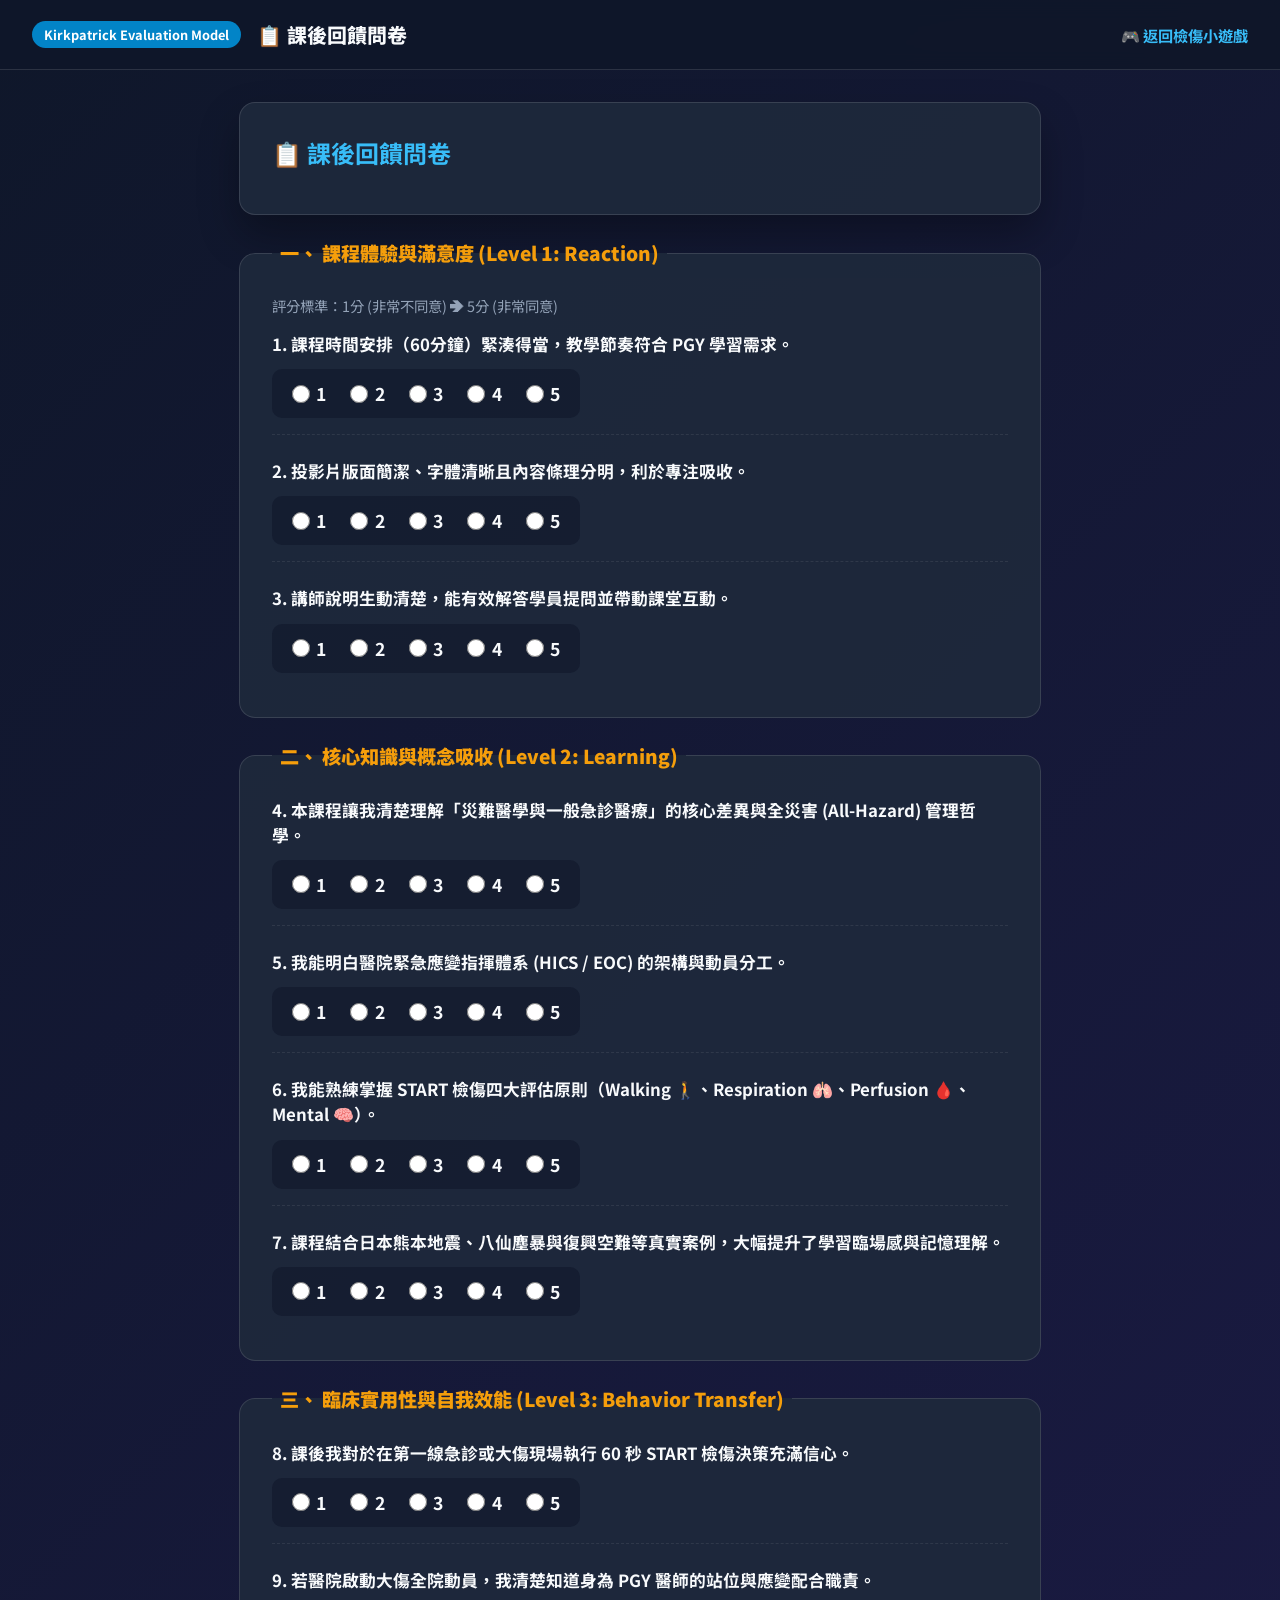
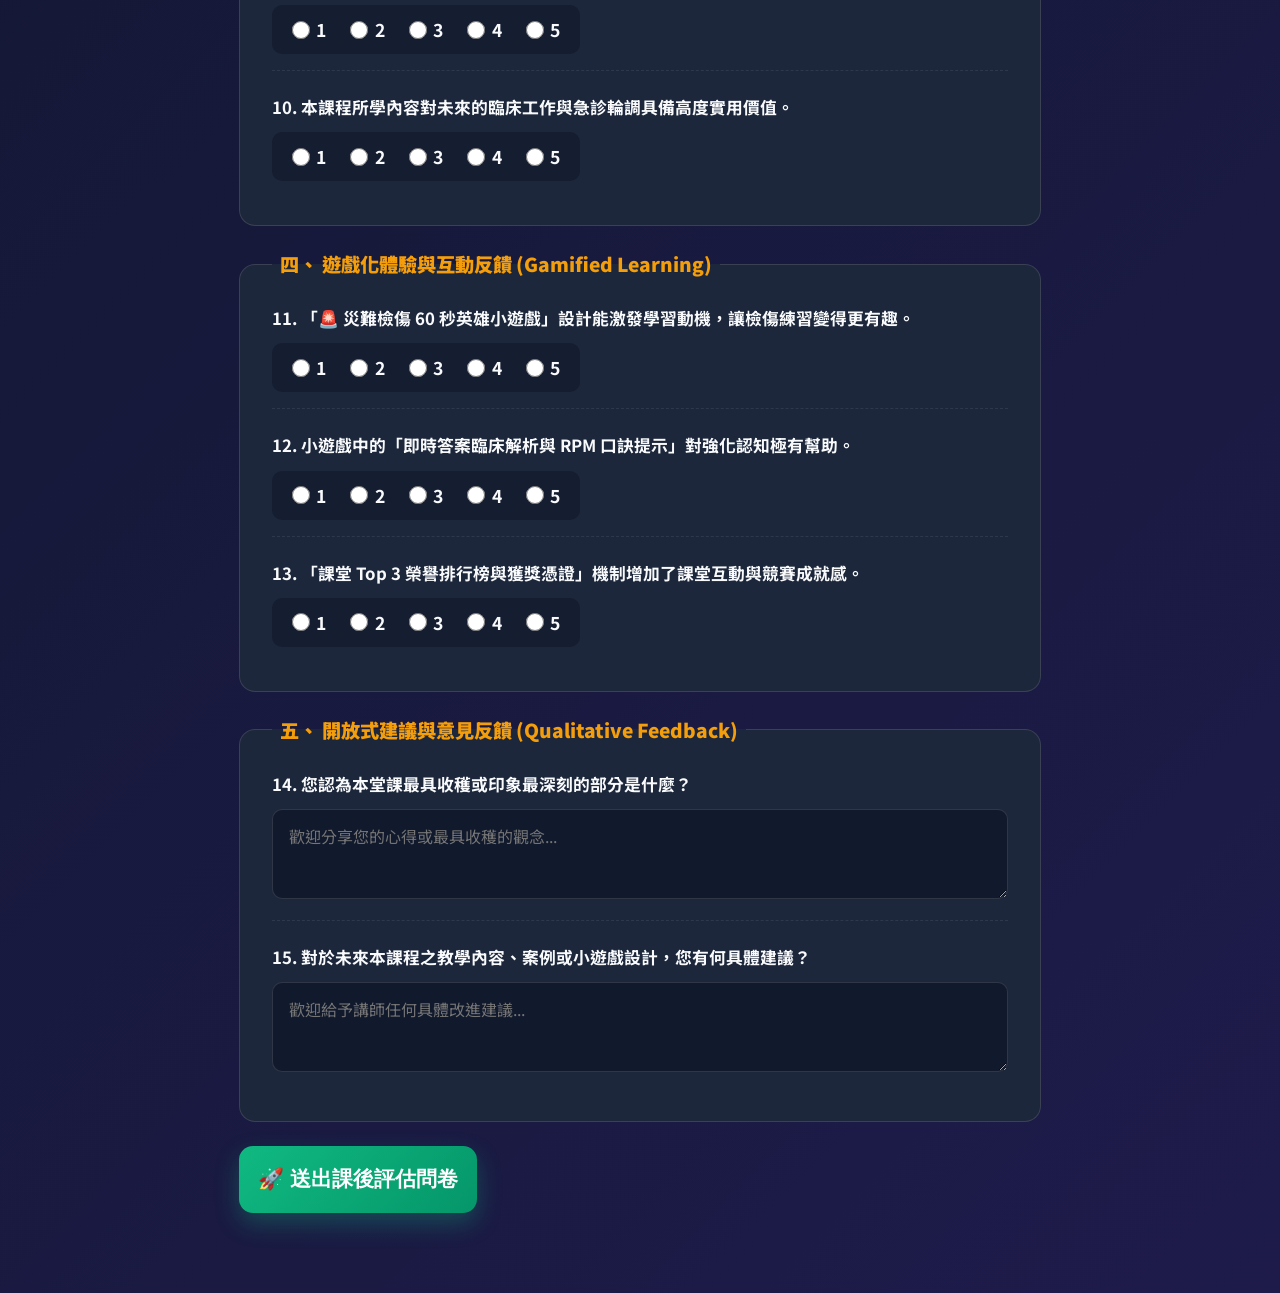
<file: survey.html>
<!DOCTYPE html>
<html lang="zh-TW" class="dark">
<head>
  <meta charset="UTF-8">
  <meta name="viewport" content="width=device-width, initial-scale=1.0">
  <title>📋 課後回饋問卷</title>
  <link rel="stylesheet" href="survey_styles.css?v=2">
  <link rel="preconnect" href="https://fonts.googleapis.com">
  <link rel="preconnect" href="https://fonts.gstatic.com" crossorigin>
  <link href="https://fonts.googleapis.com/css2?family=Inter:wght@400;600;700;800&family=Noto+Sans+TC:wght@400;500;700;900&display=swap" rel="stylesheet">
</head>
<body>

  <!-- Top Header Bar -->
  <header class="survey-header">
    <div class="header-left">
      <span class="survey-badge">Kirkpatrick Evaluation Model</span>
      <h1 class="survey-title">📋 課後回饋問卷</h1>
    </div>
    <div class="header-right">
      <a href="index.html" class="game-link">🎮 返回檢傷小遊戲</a>
    </div>
  </header>

  <!-- Main Survey Container -->
  <main class="survey-container">
    
    <div class="survey-intro-card text-center">
      <h2>📋 課後回饋問卷</h2>
    </div>

    <!-- Survey Form -->
    <form id="pgy-survey-form" class="survey-form">

      <!-- Dimension 1: Level 1 Reaction (反應層面) -->
      <fieldset class="survey-group">
        <legend class="group-title">一、 課程體驗與滿意度 (Level 1: Reaction)</legend>
        <p class="likert-hint">評分標準：1分 (非常不同意) ➔ 5分 (非常同意)</p>
        
        <div class="q-item">
          <label class="q-text">1. 課程時間安排（60分鐘）緊湊得當，教學節奏符合 PGY 學習需求。</label>
          <div class="likert-options" data-name="q1">
            <label><input type="radio" name="q1" value="1" required> 1</label>
            <label><input type="radio" name="q1" value="2"> 2</label>
            <label><input type="radio" name="q1" value="3"> 3</label>
            <label><input type="radio" name="q1" value="4"> 4</label>
            <label><input type="radio" name="q1" value="5"> 5</label>
          </div>
        </div>

        <div class="q-item">
          <label class="q-text">2. 投影片版面簡潔、字體清晰且內容條理分明，利於專注吸收。</label>
          <div class="likert-options" data-name="q2">
            <label><input type="radio" name="q2" value="1" required> 1</label>
            <label><input type="radio" name="q2" value="2"> 2</label>
            <label><input type="radio" name="q2" value="3"> 3</label>
            <label><input type="radio" name="q2" value="4"> 4</label>
            <label><input type="radio" name="q2" value="5"> 5</label>
          </div>
        </div>

        <div class="q-item">
          <label class="q-text">3. 講師說明生動清楚，能有效解答學員提問並帶動課堂互動。</label>
          <div class="likert-options" data-name="q3">
            <label><input type="radio" name="q3" value="1" required> 1</label>
            <label><input type="radio" name="q3" value="2"> 2</label>
            <label><input type="radio" name="q3" value="3"> 3</label>
            <label><input type="radio" name="q3" value="4"> 4</label>
            <label><input type="radio" name="q3" value="5"> 5</label>
          </div>
        </div>
      </fieldset>

      <!-- Dimension 2: Level 2 Learning (學習層面 - 核心知識) -->
      <fieldset class="survey-group">
        <legend class="group-title">二、 核心知識與概念吸收 (Level 2: Learning)</legend>
        
        <div class="q-item">
          <label class="q-text">4. 本課程讓我清楚理解「災難醫學與一般急診醫療」的核心差異與全災害 (All-Hazard) 管理哲學。</label>
          <div class="likert-options" data-name="q4">
            <label><input type="radio" name="q4" value="1" required> 1</label>
            <label><input type="radio" name="q4" value="2"> 2</label>
            <label><input type="radio" name="q4" value="3"> 3</label>
            <label><input type="radio" name="q4" value="4"> 4</label>
            <label><input type="radio" name="q4" value="5"> 5</label>
          </div>
        </div>

        <div class="q-item">
          <label class="q-text">5. 我能明白醫院緊急應變指揮體系 (HICS / EOC) 的架構與動員分工。</label>
          <div class="likert-options" data-name="q5">
            <label><input type="radio" name="q5" value="1" required> 1</label>
            <label><input type="radio" name="q5" value="2"> 2</label>
            <label><input type="radio" name="q5" value="3"> 3</label>
            <label><input type="radio" name="q5" value="4"> 4</label>
            <label><input type="radio" name="q5" value="5"> 5</label>
          </div>
        </div>

        <div class="q-item">
          <label class="q-text">6. 我能熟練掌握 START 檢傷四大評估原則（Walking 🚶、Respiration 🫁、Perfusion 🩸、Mental 🧠）。</label>
          <div class="likert-options" data-name="q6">
            <label><input type="radio" name="q6" value="1" required> 1</label>
            <label><input type="radio" name="q6" value="2"> 2</label>
            <label><input type="radio" name="q6" value="3"> 3</label>
            <label><input type="radio" name="q6" value="4"> 4</label>
            <label><input type="radio" name="q6" value="5"> 5</label>
          </div>
        </div>

        <div class="q-item">
          <label class="q-text">7. 課程結合日本熊本地震、八仙塵暴與復興空難等真實案例，大幅提升了學習臨場感與記憶理解。</label>
          <div class="likert-options" data-name="q7">
            <label><input type="radio" name="q7" value="1" required> 1</label>
            <label><input type="radio" name="q7" value="2"> 2</label>
            <label><input type="radio" name="q7" value="3"> 3</label>
            <label><input type="radio" name="q7" value="4"> 4</label>
            <label><input type="radio" name="q7" value="5"> 5</label>
          </div>
        </div>
      </fieldset>

      <!-- Dimension 3: Level 3 Behavior Transfer & Confidence (臨床行為遷移與自信心) -->
      <fieldset class="survey-group">
        <legend class="group-title">三、 臨床實用性與自我效能 (Level 3: Behavior Transfer)</legend>
        
        <div class="q-item">
          <label class="q-text">8. 課後我對於在第一線急診或大傷現場執行 60 秒 START 檢傷決策充滿信心。</label>
          <div class="likert-options" data-name="q8">
            <label><input type="radio" name="q8" value="1" required> 1</label>
            <label><input type="radio" name="q8" value="2"> 2</label>
            <label><input type="radio" name="q8" value="3"> 3</label>
            <label><input type="radio" name="q8" value="4"> 4</label>
            <label><input type="radio" name="q8" value="5"> 5</label>
          </div>
        </div>

        <div class="q-item">
          <label class="q-text">9. 若醫院啟動大傷全院動員，我清楚知道身為 PGY 醫師的站位與應變配合職責。</label>
          <div class="likert-options" data-name="q9">
            <label><input type="radio" name="q9" value="1" required> 1</label>
            <label><input type="radio" name="q9" value="2"> 2</label>
            <label><input type="radio" name="q9" value="3"> 3</label>
            <label><input type="radio" name="q9" value="4"> 4</label>
            <label><input type="radio" name="q9" value="5"> 5</label>
          </div>
        </div>

        <div class="q-item">
          <label class="q-text">10. 本課程所學內容對未來的臨床工作與急診輪調具備高度實用價值。</label>
          <div class="likert-options" data-name="q10">
            <label><input type="radio" name="q10" value="1" required> 1</label>
            <label><input type="radio" name="q10" value="2"> 2</label>
            <label><input type="radio" name="q10" value="3"> 3</label>
            <label><input type="radio" name="q10" value="4"> 4</label>
            <label><input type="radio" name="q10" value="5"> 5</label>
          </div>
        </div>
      </fieldset>

      <!-- Dimension 4: Gamification & Tech Feedback (遊戲化與教學科技反饋) -->
      <fieldset class="survey-group">
        <legend class="group-title">四、 遊戲化體驗與互動反饋 (Gamified Learning)</legend>
        
        <div class="q-item">
          <label class="q-text">11. 「🚨 災難檢傷 60 秒英雄小遊戲」設計能激發學習動機，讓檢傷練習變得更有趣。</label>
          <div class="likert-options" data-name="q11">
            <label><input type="radio" name="q11" value="1" required> 1</label>
            <label><input type="radio" name="q11" value="2"> 2</label>
            <label><input type="radio" name="q11" value="3"> 3</label>
            <label><input type="radio" name="q11" value="4"> 4</label>
            <label><input type="radio" name="q11" value="5"> 5</label>
          </div>
        </div>

        <div class="q-item">
          <label class="q-text">12. 小遊戲中的「即時答案臨床解析與 RPM 口訣提示」對強化認知極有幫助。</label>
          <div class="likert-options" data-name="q12">
            <label><input type="radio" name="q12" value="1" required> 1</label>
            <label><input type="radio" name="q12" value="2"> 2</label>
            <label><input type="radio" name="q12" value="3"> 3</label>
            <label><input type="radio" name="q12" value="4"> 4</label>
            <label><input type="radio" name="q12" value="5"> 5</label>
          </div>
        </div>

        <div class="q-item">
          <label class="q-text">13. 「課堂 Top 3 榮譽排行榜與獲獎憑證」機制增加了課堂互動與競賽成就感。</label>
          <div class="likert-options" data-name="q13">
            <label><input type="radio" name="q13" value="1" required> 1</label>
            <label><input type="radio" name="q13" value="2"> 2</label>
            <label><input type="radio" name="q13" value="3"> 3</label>
            <label><input type="radio" name="q13" value="4"> 4</label>
            <label><input type="radio" name="q13" value="5"> 5</label>
          </div>
        </div>
      </fieldset>

      <!-- Qualitative Feedback (開放式建議 - 2 題) -->
      <fieldset class="survey-group">
        <legend class="group-title">五、 開放式建議與意見反饋 (Qualitative Feedback)</legend>
        
        <div class="q-item">
          <label for="feedback-best" class="q-text">14. 您認為本堂課最具收穫或印象最深刻的部分是什麼？</label>
          <textarea id="feedback-best" class="survey-textarea" placeholder="歡迎分享您的心得或最具收穫的觀念..."></textarea>
        </div>

        <div class="q-item">
          <label for="feedback-suggest" class="q-text">15. 對於未來本課程之教學內容、案例或小遊戲設計，您有何具體建議？</label>
          <textarea id="feedback-suggest" class="survey-textarea" placeholder="歡迎給予講師任何具體改進建議..."></textarea>
        </div>
      </fieldset>

      <button type="submit" class="submit-btn">🚀 送出課後評估問卷</button>
    </form>

    <!-- Submission Success Message Card -->
    <div id="success-card" class="survey-card success-card hidden">
      <div class="success-icon">🎉</div>
      <h2>問卷已成功送出！</h2>
      <p>非常感謝您的寶貴反饋，您的建議是我們持續提升醫學教育品質最大的動力！</p>
      <div class="success-actions">
        <a href="index.html" class="primary-btn">🎮 回到檢傷小遊戲挑戰</a>
      </div>
    </div>

  </main>

  <script src="survey.js?v=2"></script>
</body>
</html>
</file>
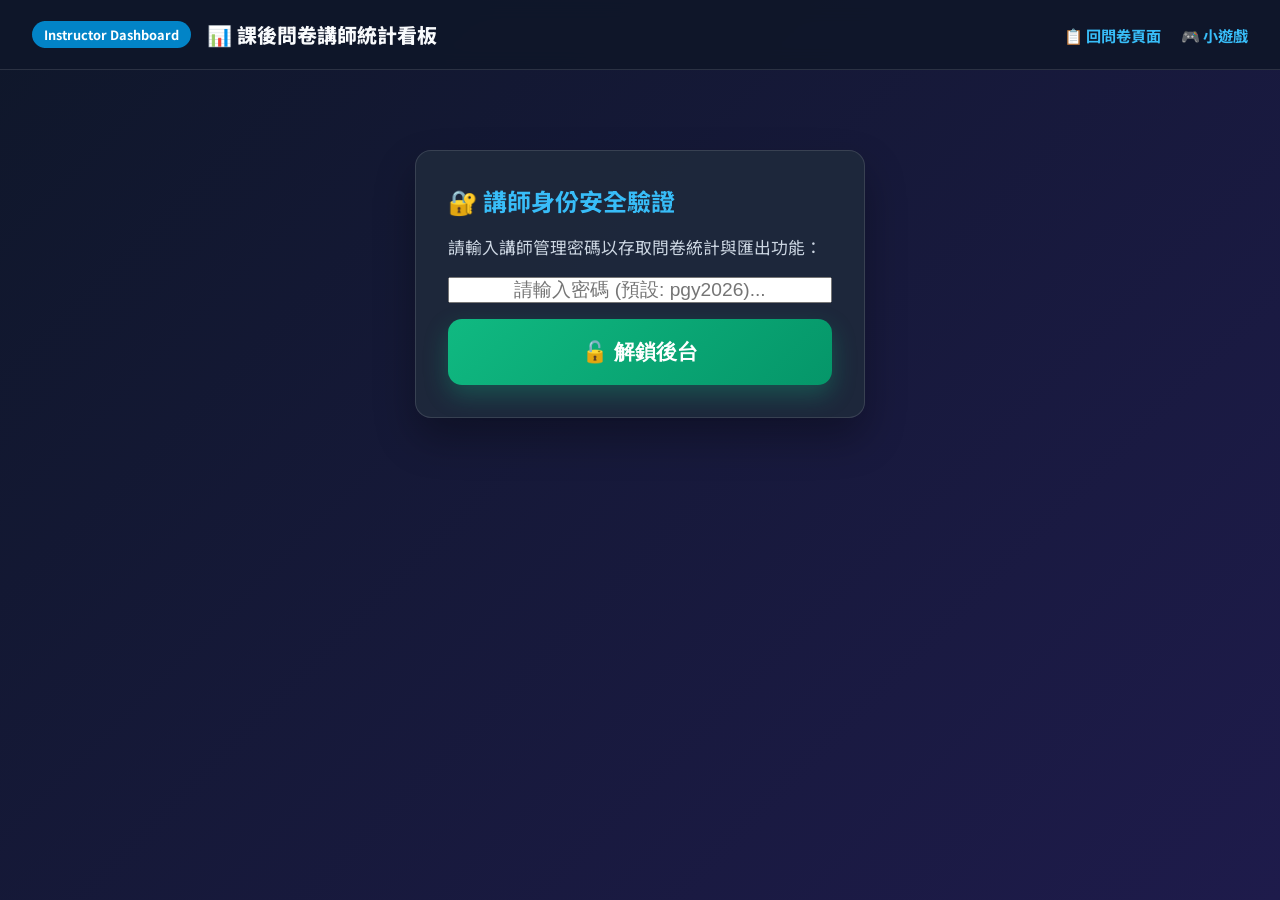
<file: survey_admin.html>
<!DOCTYPE html>
<html lang="zh-TW" class="dark">
<head>
  <meta charset="UTF-8">
  <meta name="viewport" content="width=device-width, initial-scale=1.0">
  <title>📊 災難醫學講堂 — 課後問卷講師統計後台</title>
  <link rel="stylesheet" href="survey_styles.css?v=4">
  <link rel="preconnect" href="https://fonts.googleapis.com">
  <link rel="preconnect" href="https://fonts.gstatic.com" crossorigin>
  <link href="https://fonts.googleapis.com/css2?family=Inter:wght@400;600;700;800&family=Noto+Sans+TC:wght@400;500;700;900&display=swap" rel="stylesheet">
</head>
<body>

  <!-- Top Header Bar -->
  <header class="survey-header">
    <div class="header-left">
      <span class="survey-badge">Instructor Dashboard</span>
      <h1 class="survey-title">📊 課後問卷講師統計看板</h1>
    </div>
    <div class="header-right">
      <a href="survey.html" class="game-link">📋 回問卷頁面</a>
      <a href="index.html" class="game-link" style="margin-left: 1rem;">🎮 小遊戲</a>
    </div>
  </header>

  <!-- Password Authentication Lock Screen -->
  <div id="lock-screen" class="survey-container">
    <div class="survey-intro-card text-center" style="max-width:450px; margin: 3rem auto;">
      <h2>🔐 講師身份安全驗證</h2>
      <p class="intro-desc" style="margin: 1rem 0;">請輸入講師管理密碼以存取問卷統計與匯出功能：</p>
      <input type="password" id="admin-pass-input" class="survey-input" placeholder="請輸入密碼 (預設: pgy2026)..." style="width:100%; text-align:center; font-size:1.2rem;">
      <button id="unlock-btn" class="submit-btn" style="margin-top:1rem; width:100%;">🔓 解鎖後台</button>
      <p id="pass-error" class="hidden" style="color:#ef4444; margin-top:0.5rem; font-weight:700;">❌ 密碼錯誤，請重新輸入！</p>
    </div>
  </div>

  <!-- Protected Admin Container -->
  <main id="admin-content" class="survey-container hidden">
    
    <!-- Dashboard Summary Card -->
    <div class="survey-intro-card">
      <div style="display:flex; justify-content:space-between; align-items:center;">
        <h2>📊 課後回饋數據與滿意度分析</h2>
        <div>
          <button id="export-csv-btn" class="admin-action-btn export-btn">📥 匯出 Excel (CSV)</button>
          <button id="clear-survey-btn" class="admin-action-btn danger-btn">🗑️ 清空問卷資料</button>
        </div>
      </div>
      <div class="stats-overview">
        <div class="stat-card">
          <span class="stat-title">總填答人數</span>
          <span id="stat-count" class="stat-num">0 人</span>
        </div>
        <div class="stat-card">
          <span class="stat-title">整體平均滿意度</span>
          <span id="stat-avg" class="stat-num">0.0 / 5.0</span>
        </div>
      </div>
    </div>

    <!-- Likert Scores Breakdown -->
    <section class="survey-group">
      <h3 class="group-title">📈 各維度 1~13 題平均得分統計</h3>
      <div id="scores-breakdown-list" class="scores-list">
        <p class="empty-hint">目前尚無填答紀錄。</p>
      </div>
    </section>

    <!-- Qualitative Feedback (Q14 & Q15) -->
    <section class="survey-group">
      <h3 class="group-title">💬 學員開放式建議與回饋清單 (Q14 & Q15)</h3>
      <div id="feedback-comments-list" class="comments-list">
        <p class="empty-hint">目前尚無文字回饋。</p>
      </div>
    </section>

  </main>

  <script>
    document.addEventListener('DOMContentLoaded', () => {
      const lockScreen = document.getElementById('lock-screen');
      const adminContent = document.getElementById('admin-content');
      const passInput = document.getElementById('admin-pass-input');
      const unlockBtn = document.getElementById('unlock-btn');
      const passError = document.getElementById('pass-error');

      const countEl = document.getElementById('stat-count');
      const avgEl = document.getElementById('stat-avg');
      const scoresListEl = document.getElementById('scores-breakdown-list');
      const commentsListEl = document.getElementById('feedback-comments-list');
      const exportBtn = document.getElementById('export-csv-btn');
      const clearBtn = document.getElementById('clear-survey-btn');

      const ADMIN_PASSWORD = "pgy2026"; // 講師預設管理密碼

      unlockBtn.addEventListener('click', checkPass);
      passInput.addEventListener('keypress', (e) => {
        if (e.key === 'Enter') checkPass();
      });

      function checkPass() {
        if (passInput.value === ADMIN_PASSWORD) {
          lockScreen.classList.add('hidden');
          adminContent.classList.remove('hidden');
          loadData();
        } else {
          passError.classList.remove('hidden');
        }
      }

      const qTitles = {
        q1: "1. 課程時間安排（60分鐘）緊湊得當",
        q2: "2. 投影片版面簡潔、字體清晰且內容條理分明",
        q3: "3. 講師說明生動清楚，能有效解答學員提問",
        q4: "4. 清楚理解災難醫學與全災害 (All-Hazard) 管理哲學",
        q5: "5. 明白醫院緊急應變指揮體系 (HICS / EOC) 架構",
        q6: "6. 熟練掌握 START 檢傷四大評估原則 (RPM)",
        q7: "7. 結合日本熊本地震、八仙塵暴與復興空難真實案例",
        q8: "8. 第一線執行 60 秒 START 檢傷決策充滿信心",
        q9: "9. 大傷全院動員下清楚 PGY 醫師應變配合職責",
        q10: "10. 所學內容對未來臨床與急診輪調具備實用價值",
        q11: "11. 檢傷 60 秒英雄小遊戲激發學習動機",
        q12: "12. 小遊戲即時答案解析與 RPM 口訣提示有幫助",
        q13: "13. 課堂 Top 3 排行榜與獲獎憑證增加競賽成就感"
      };

      function loadData() {
        let responses = [];
        try {
          responses = JSON.parse(localStorage.getItem('disaster_survey_responses') || '[]');
        } catch(e) { responses = []; }

        countEl.textContent = `${responses.length} 人`;

        if (responses.length === 0) {
          avgEl.textContent = '0.0 / 5.0';
          scoresListEl.innerHTML = '<p class="empty-hint">目前尚無填答紀錄。</p>';
          commentsListEl.innerHTML = '<p class="empty-hint">目前尚無文字回饋。</p>';
          return;
        }

        // Calculate averages
        let grandTotal = 0;
        let grandCount = 0;

        let qSums = {};
        for (let i = 1; i <= 13; i++) qSums[`q${i}`] = { sum: 0, count: 0 };

        responses.forEach(r => {
          if (r.ratings) {
            Object.keys(r.ratings).forEach(qKey => {
              const val = parseFloat(r.ratings[qKey]);
              if (!isNaN(val)) {
                qSums[qKey].sum += val;
                qSums[qKey].count++;
                grandTotal += val;
                grandCount++;
              }
            });
          }
        });

        const overallAvg = grandCount > 0 ? (grandTotal / grandCount).toFixed(2) : '0.0';
        avgEl.textContent = `${overallAvg} / 5.0`;

        // Render scores breakdown
        let scoresHtml = '';
        for (let i = 1; i <= 13; i++) {
          const key = `q${i}`;
          const count = qSums[key].count;
          const avg = count > 0 ? (qSums[key].sum / count).toFixed(2) : '0.0';
          const percent = count > 0 ? Math.round((avg / 5) * 100) : 0;

          scoresHtml += `
            <div class="score-item">
              <div class="score-header">
                <span class="score-title">${qTitles[key]}</span>
                <span class="score-val">${avg} 分</span>
              </div>
              <div class="progress-bar-bg">
                <div class="progress-bar-fill" style="width: ${percent}%;"></div>
              </div>
            </div>
          `;
        }
        scoresListEl.innerHTML = scoresHtml;

        // Render comments
        let commentsHtml = '';
        responses.forEach((r, idx) => {
          if (r.feedbackBest || r.feedbackSuggest) {
            commentsHtml += `
              <div class="comment-card">
                <div class="comment-user">👤 學員回饋 #${idx + 1} (${new Date(r.timestamp).toLocaleTimeString()})</div>
                ${r.feedbackBest ? `<p><strong>收穫最深：</strong> ${escapeHtml(r.feedbackBest)}</p>` : ''}
                ${r.feedbackSuggest ? `<p><strong>具體建議：</strong> ${escapeHtml(r.feedbackSuggest)}</p>` : ''}
              </div>
            `;
          }
        });

        commentsListEl.innerHTML = commentsHtml || '<p class="empty-hint">尚無文字回饋。</p>';
      }

      function escapeHtml(str) {
        return str.replace(/&/g, "&amp;").replace(/</g, "&lt;").replace(/>/g, "&gt;");
      }

      // Export CSV
      exportBtn.addEventListener('click', () => {
        let responses = JSON.parse(localStorage.getItem('disaster_survey_responses') || '[]');
        if (responses.length === 0) {
          alert('目前沒有問卷資料可供匯出！');
          return;
        }

        let csv = '時間,Q1,Q2,Q3,Q4,Q5,Q6,Q7,Q8,Q9,Q10,Q11,Q12,Q13,Q14最具收穫,Q15具體建議\n';
        responses.forEach(r => {
          let row = [
            `"${r.timestamp}"`,
            r.ratings?.q1 || '', r.ratings?.q2 || '', r.ratings?.q3 || '', r.ratings?.q4 || '',
            r.ratings?.q5 || '', r.ratings?.q6 || '', r.ratings?.q7 || '', r.ratings?.q8 || '',
            r.ratings?.q9 || '', r.ratings?.q10 || '', r.ratings?.q11 || '', r.ratings?.q12 || '', r.ratings?.q13 || '',
            `"${(r.feedbackBest || '').replace(/"/g, '""')}"`,
            `"${(r.feedbackSuggest || '').replace(/"/g, '""')}"`
          ];
          csv += row.join(',') + '\n';
        });

        const blob = new Blob(["\ufeff" + csv], { type: 'text/csv;charset=utf-8;' });
        const url = URL.createObjectURL(blob);
        const a = document.createElement('a');
        a.href = url;
        a.download = `災難醫學問卷結果_${new Date().toISOString().slice(0,10)}.csv`;
        a.click();
      });

      // Clear Survey Responses
      clearBtn.addEventListener('click', () => {
        const inputPass = prompt('🔐 請輸入講師解鎖密碼以清空資料：');
        if (inputPass === ADMIN_PASSWORD) {
          localStorage.removeItem('disaster_survey_responses');
          loadData();
          alert('✅ 問卷資料已成功清空！');
        } else {
          alert('❌ 密碼錯誤，操作已取消！');
        }
      });
    });
  </script>
</body>
</html>
</file>
<file: survey_styles.css>
/* Medical Education Survey Styles (Dark Theme) */
:root {
  --bg-gradient: linear-gradient(135deg, #0f172a 0%, #1e1b4b 100%);
  --card-bg: rgba(30, 41, 59, 0.95);
  --border-color: rgba(255, 255, 255, 0.12);
  --text-main: #f8fafc;
  --text-sub: #94a3b8;
  --primary-accent: #38bdf8;
  --green-color: #10b981;
}

* {
  box-sizing: border-box;
  margin: 0;
  padding: 0;
}

body {
  font-family: 'Noto Sans TC', 'Inter', -apple-system, BlinkMacSystemFont, sans-serif;
  background: var(--bg-gradient);
  color: var(--text-main);
  min-height: 100vh;
}

.survey-header {
  height: 70px;
  background: rgba(15, 23, 42, 0.95);
  backdrop-filter: blur(10px);
  border-bottom: 1px solid var(--border-color);
  display: flex;
  align-items: center;
  justify-content: space-between;
  padding: 0 2rem;
}

.header-left {
  display: flex;
  align-items: center;
  gap: 1rem;
}

.survey-badge {
  background: #0284c7;
  color: white;
  padding: 0.25rem 0.75rem;
  border-radius: 9999px;
  font-size: 0.8rem;
  font-weight: 700;
}

.survey-title {
  font-size: 1.25rem;
  font-weight: 800;
}

.game-link {
  color: var(--primary-accent);
  text-decoration: none;
  font-weight: 700;
  font-size: 0.95rem;
}

.survey-container {
  max-width: 850px;
  margin: 2rem auto;
  padding: 0 1.5rem 3rem;
  display: flex;
  flex-direction: column;
  gap: 1.5rem;
}

.survey-intro-card {
  background: var(--card-bg);
  border: 1px solid var(--border-color);
  border-radius: 16px;
  padding: 2rem;
  box-shadow: 0 20px 40px rgba(0, 0, 0, 0.3);
}

.survey-intro-card h2 {
  color: var(--primary-accent);
  font-size: 1.5rem;
  margin-bottom: 0.75rem;
}

.intro-desc {
  font-size: 1.05rem;
  line-height: 1.6;
  color: #cbd5e1;
}

/* Stats Overview */
.stats-overview {
  display: grid;
  grid-template-columns: repeat(2, 1fr);
  gap: 1.5rem;
  margin-top: 1.5rem;
}

.stat-card {
  background: rgba(15, 23, 42, 0.6);
  border: 1px solid var(--border-color);
  padding: 1.25rem;
  border-radius: 12px;
  display: flex;
  flex-direction: column;
  gap: 0.5rem;
}

.stat-title {
  font-size: 0.9rem;
  color: var(--text-sub);
}

.stat-num {
  font-size: 2rem;
  font-weight: 900;
  color: var(--primary-accent);
}

.admin-action-btn {
  border: none;
  padding: 0.6rem 1.2rem;
  border-radius: 8px;
  font-weight: 800;
  font-size: 0.9rem;
  cursor: pointer;
  margin-left: 0.5rem;
  transition: all 0.2s ease;
}

.export-btn {
  background: #0284c7;
  color: white;
}

.danger-btn {
  background: rgba(239, 68, 68, 0.2);
  color: #fca5a5;
  border: 1px solid rgba(239, 68, 68, 0.4);
}

.danger-btn:hover {
  background: #dc2626;
  color: white;
}

.scores-list {
  display: flex;
  flex-direction: column;
  gap: 1.25rem;
  margin-top: 1rem;
}

.score-item {
  display: flex;
  flex-direction: column;
  gap: 0.4rem;
}

.score-header {
  display: flex;
  justify-content: space-between;
  font-size: 0.95rem;
  font-weight: 700;
}

.score-title { color: #e2e8f0; }
.score-val { color: var(--primary-accent); font-weight: 900; }

.progress-bar-bg {
  width: 100%;
  height: 10px;
  background: rgba(15, 23, 42, 0.8);
  border-radius: 9999px;
  overflow: hidden;
}

.progress-bar-fill {
  height: 100%;
  background: linear-gradient(90deg, #38bdf8 0%, #10b981 100%);
  border-radius: 9999px;
  transition: width 0.4s ease;
}

.comments-list {
  display: flex;
  flex-direction: column;
  gap: 1rem;
  margin-top: 1rem;
}

.comment-card {
  background: rgba(15, 23, 42, 0.6);
  border: 1px solid var(--border-color);
  padding: 1.25rem;
  border-radius: 12px;
  display: flex;
  flex-direction: column;
  gap: 0.5rem;
}

.comment-user {
  font-size: 0.85rem;
  color: var(--primary-accent);
  font-weight: 700;
}

.empty-hint {
  color: var(--text-sub);
  font-style: italic;
}

.survey-group {
  background: var(--card-bg);
  border: 1px solid var(--border-color);
  border-radius: 16px;
  padding: 1.75rem 2rem;
  margin-bottom: 1.5rem;
}

.group-title {
  font-size: 1.2rem;
  font-weight: 900;
  color: #f59e0b;
  padding: 0 0.5rem;
}

.likert-hint {
  font-size: 0.9rem;
  color: var(--text-sub);
  margin-bottom: 1rem;
}

.q-item {
  margin-bottom: 1.5rem;
  padding-bottom: 1rem;
  border-bottom: 1px dashed rgba(255, 255, 255, 0.08);
}

.q-item:last-child {
  border-bottom: none;
  margin-bottom: 0;
}

.q-text {
  font-size: 1.05rem;
  font-weight: 700;
  line-height: 1.5;
  display: block;
  margin-bottom: 0.75rem;
}

.likert-options {
  display: flex;
  gap: 1.5rem;
  background: rgba(15, 23, 42, 0.6);
  padding: 0.75rem 1.25rem;
  border-radius: 10px;
  width: fit-content;
}

.likert-options label {
  font-size: 1.1rem;
  font-weight: 700;
  cursor: pointer;
  display: flex;
  align-items: center;
  gap: 0.4rem;
}

.likert-options input[type="radio"] {
  width: 18px;
  height: 18px;
  accent-color: var(--primary-accent);
  cursor: pointer;
}

.survey-textarea {
  width: 100%;
  height: 90px;
  background: rgba(15, 23, 42, 0.8);
  border: 1px solid var(--border-color);
  color: var(--text-main);
  padding: 0.85rem 1rem;
  border-radius: 10px;
  font-size: 1rem;
  font-family: inherit;
  outline: none;
  resize: vertical;
}

.survey-textarea:focus {
  border-color: var(--primary-accent);
}

.submit-btn {
  background: linear-gradient(135deg, #10b981 0%, #059669 100%);
  color: white;
  border: none;
  padding: 1.2rem;
  border-radius: 14px;
  font-size: 1.3rem;
  font-weight: 900;
  cursor: pointer;
  transition: all 0.2s ease;
  box-shadow: 0 10px 25px rgba(16, 185, 129, 0.3);
}

.submit-btn:hover {
  transform: translateY(-2px);
  box-shadow: 0 15px 30px rgba(16, 185, 129, 0.5);
}

.hidden {
  display: none !important;
}

.success-card {
  text-align: center;
  background: var(--card-bg);
  border: 2px solid var(--green-color);
  border-radius: 20px;
  padding: 3rem;
  display: flex;
  flex-direction: column;
  align-items: center;
  gap: 1rem;
}

.success-icon {
  font-size: 4rem;
}

.primary-btn {
  background: var(--primary-accent);
  color: #0f172a;
  text-decoration: none;
  padding: 1rem 2rem;
  border-radius: 12px;
  font-weight: 800;
  display: inline-block;
  margin-top: 1rem;
}
</file>
